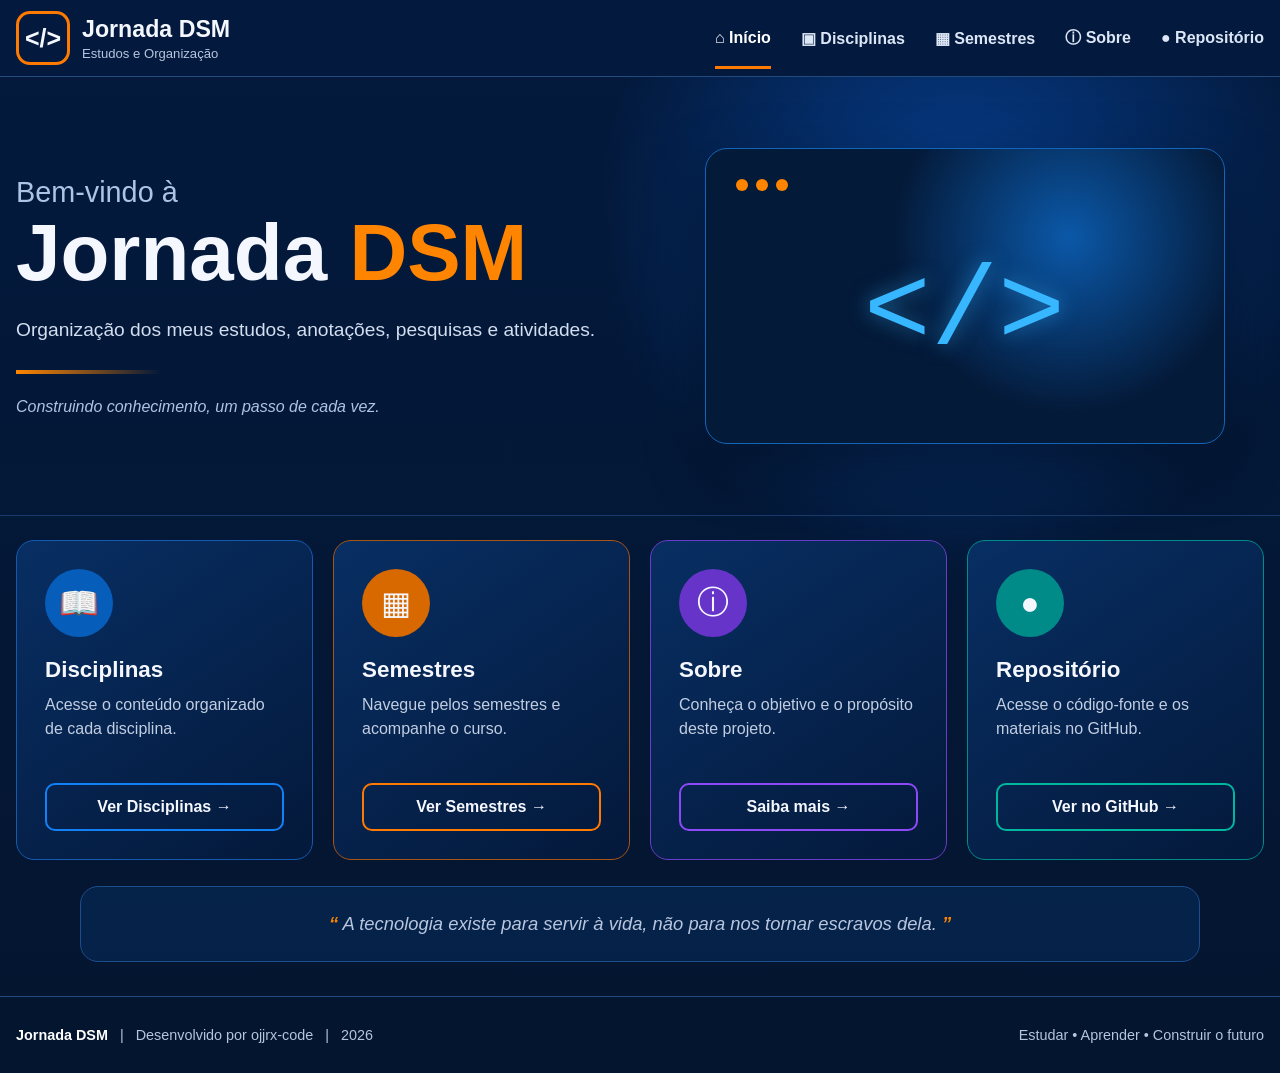
<file: index.html>
<!-- Arquivo: docs/index.html -->

<!DOCTYPE html>
<html lang="pt-BR">
<head>
    <meta charset="UTF-8">
    <meta name="viewport" content="width=device-width, initial-scale=1.0">

    <title>Jornada DSM</title>

    <link rel="stylesheet" href="css/style.css">
</head>

<body>

    <header>
        <div class="container topo">
            <a class="marca" href="index.html">
                <div class="marca-icone">&lt;/&gt;</div>

                <div>
                    <h1>Jornada DSM</h1>
                    <p>Estudos e Organização</p>
                </div>
            </a>

            <nav aria-label="Navegação principal">
                <ul>
                    <li><a class="ativo" href="index.html" aria-current="page">⌂ Início</a></li>
                    <li><a href="disciplinas.html">▣ Disciplinas</a></li>
                    <li><a href="semestres.html">▦ Semestres</a></li>
                    <li><a href="sobre.html">ⓘ Sobre</a></li>
                    <li>
                        <a href="https://github.com/ojjrx-code/jornada-dsm">
                            ● Repositório
                        </a>
                    </li>
                </ul>
            </nav>
        </div>
    </header>

    <main>

        <section class="hero">
            <div class="container hero-conteudo">

                <div class="hero-texto">
                    <p class="introducao">Bem-vindo à</p>

                    <h2>
                        Jornada <span class="destaque">DSM</span>
                    </h2>

                    <p class="hero-descricao">
                        Organização dos meus estudos, anotações,
                        pesquisas e atividades.
                    </p>

                    <hr class="linha">

                    <p class="hero-frase">
                        Construindo conhecimento, um passo de cada vez.
                    </p>
                </div>

                <div class="hero-visual">
                    <div class="codigo-visual">
                        <div class="codigo-topo">
                            <span></span>
                            <span></span>
                            <span></span>
                        </div>

                        <div class="codigo-simbolo">
                            &lt;/&gt;
                        </div>
                    </div>
                </div>

            </div>
        </section>

        <section class="atalhos">
            <div class="container grade-atalhos">

                <article class="card" id="disciplinas">
                    <div class="card-icone">📖</div>

                    <h3>Disciplinas</h3>

                    <p>
                        Acesse o conteúdo organizado de cada disciplina.
                    </p>

                    <a class="botao" href="disciplinas.html">
                        Ver Disciplinas →
                    </a>
                </article>

                <article class="card" id="semestres">
                    <div class="card-icone">▦</div>

                    <h3>Semestres</h3>

                    <p>
                        Navegue pelos semestres e acompanhe o curso.
                    </p>

                    <a class="botao" href="semestres.html">
                        Ver Semestres →
                    </a>
                </article>

                <article class="card" id="sobre">
                    <div class="card-icone">ⓘ</div>

                    <h3>Sobre</h3>

                    <p>
                        Conheça o objetivo e o propósito deste projeto.
                    </p>

                    <a class="botao" href="sobre.html">
                        Saiba mais →
                    </a>
                </article>

                <article class="card">
                    <div class="card-icone">●</div>

                    <h3>Repositório</h3>

                    <p>
                        Acesse o código-fonte e os materiais no GitHub.
                    </p>

                    <a
                        class="botao"
                        href="https://github.com/ojjrx-code/jornada-dsm"
                    >
                        Ver no GitHub →
                    </a>
                </article>

            </div>
        </section>

        <section class="citacao">
            <div class="container">
                <blockquote>
                    <strong>“</strong>
                    A tecnologia existe para servir à vida,
                    não para nos tornar escravos dela.
                    <strong>”</strong>
                </blockquote>
            </div>
        </section>

    </main>

    <footer>
        <div class="container rodape">
            <p>
                <span class="rodape-marca">Jornada DSM</span>
                &nbsp; | &nbsp;
                Desenvolvido por ojjrx-code
                &nbsp; | &nbsp;
                2026
            </p>

            <p>Estudar • Aprender • Construir o futuro</p>
        </div>
    </footer>

</body>
</html>
</file>
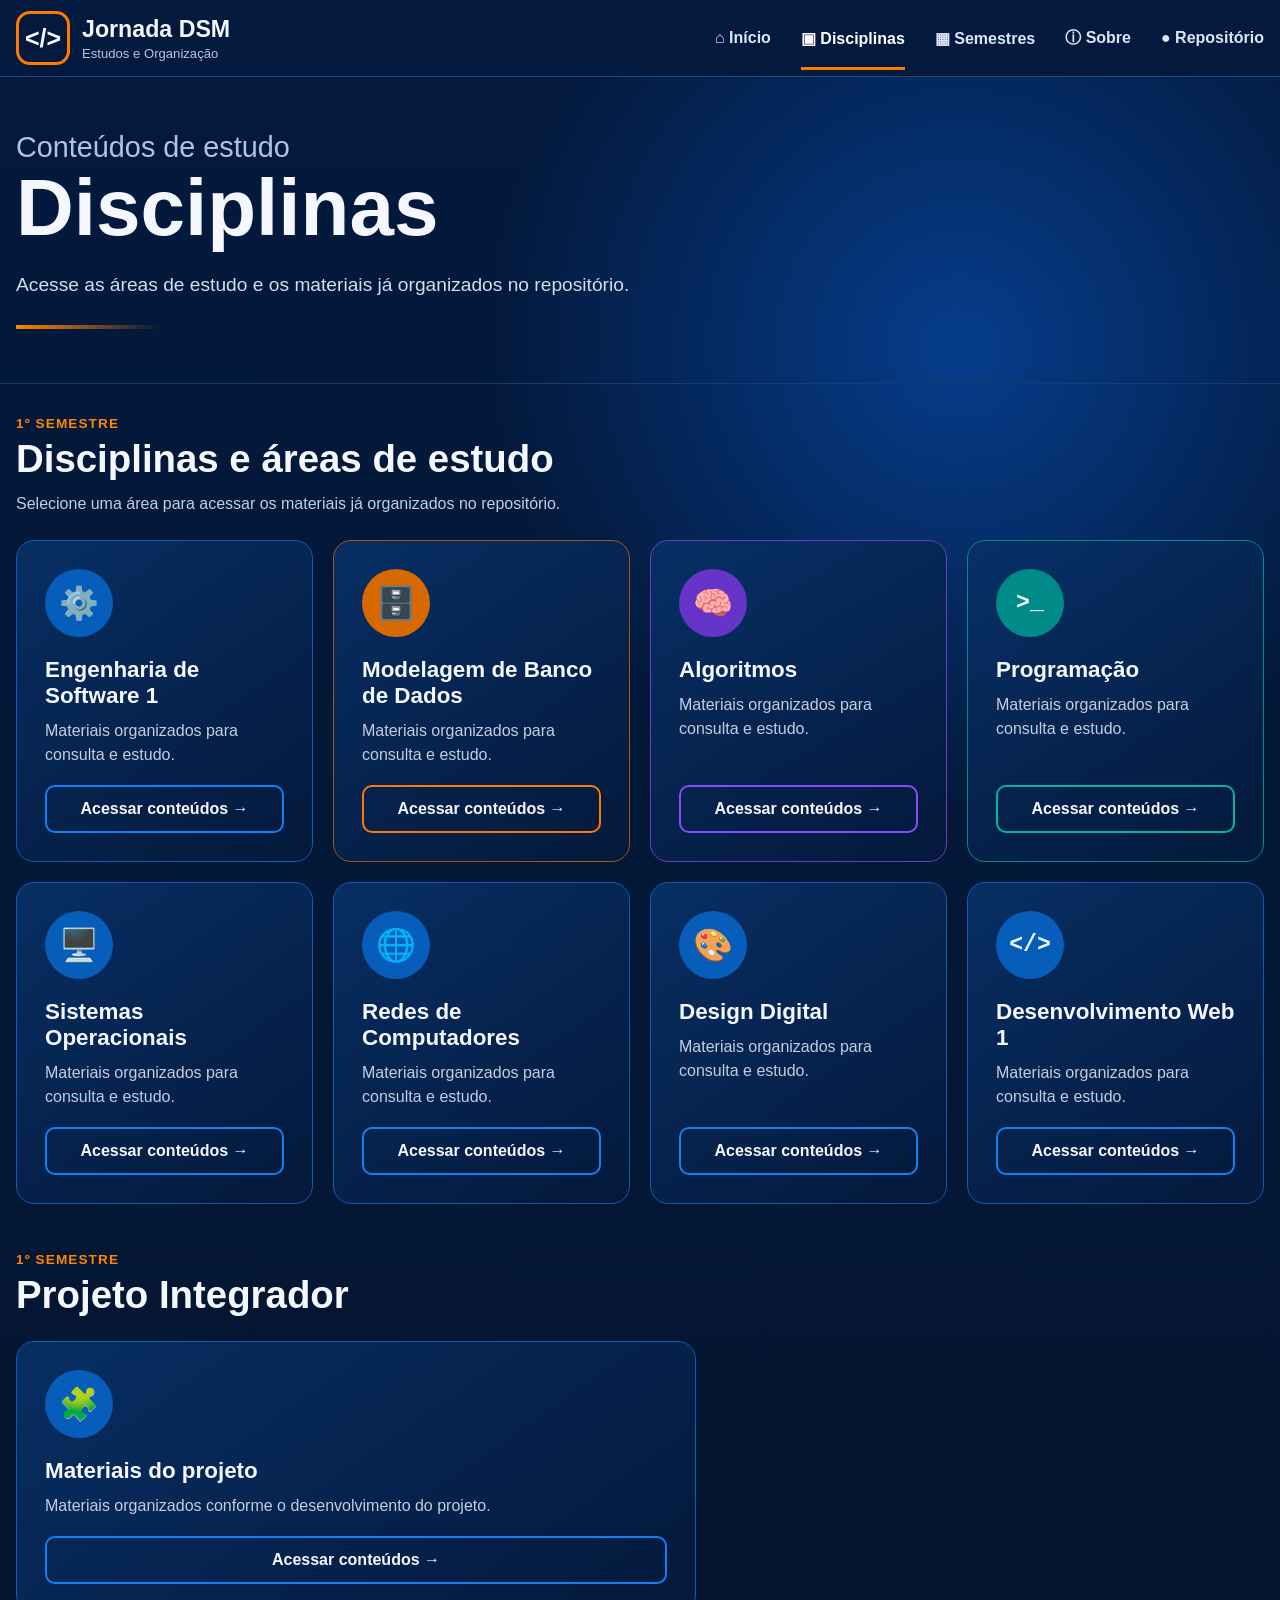
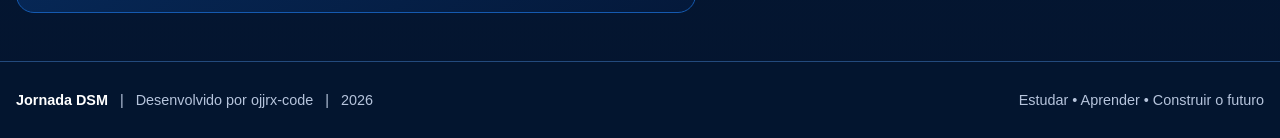
<file: disciplinas.html>
<!-- Arquivo: docs/disciplinas.html -->

<!DOCTYPE html>
<html lang="pt-BR">
<head>
    <meta charset="UTF-8">
    <meta name="viewport" content="width=device-width, initial-scale=1.0">

    <title>Disciplinas | Jornada DSM</title>

    <link rel="stylesheet" href="css/style.css">
</head>

<body class="pagina-interna">

    <header>
        <div class="container topo">
            <a class="marca" href="index.html">
                <div class="marca-icone">&lt;/&gt;</div>

                <div>
                    <h1>Jornada DSM</h1>
                    <p>Estudos e Organização</p>
                </div>
            </a>

            <nav aria-label="Navegação principal">
                <ul>
                    <li><a href="index.html">⌂ Início</a></li>
                    <li><a class="ativo" href="disciplinas.html" aria-current="page">▣ Disciplinas</a></li>
                    <li><a href="semestres.html">▦ Semestres</a></li>
                    <li><a href="sobre.html">ⓘ Sobre</a></li>
                    <li>
                        <a href="https://github.com/ojjrx-code/jornada-dsm">
                            ● Repositório
                        </a>
                    </li>
                </ul>
            </nav>
        </div>
    </header>

    <main>

        <section class="hero hero-pagina">
            <div class="container hero-texto">
                <p class="introducao">Conteúdos de estudo</p>

                <h2>Disciplinas</h2>

                <p class="hero-descricao">
                    Acesse as áreas de estudo e os materiais já organizados
                    no repositório.
                </p>

                <hr class="linha">
            </div>
        </section>

        <section
            class="conteudo-pagina"
            id="primeiro-semestre"
            aria-labelledby="primeiro-semestre-titulo"
        >
            <div class="container">
                <div class="secao-cabecalho">
                    <p class="secao-etiqueta">1º semestre</p>
                    <h2 id="primeiro-semestre-titulo">
                        Disciplinas e áreas de estudo
                    </h2>
                    <p>
                        Selecione uma área para acessar os materiais já
                        organizados no repositório.
                    </p>
                </div>

                <div class="grade-conteudo">
                    <article class="card card-conteudo">
                        <div class="card-icone" aria-hidden="true">⚙️</div>

                        <h3>Engenharia de Software 1</h3>

                        <p>Materiais organizados para consulta e estudo.</p>

                        <ul class="lista-conteudos">
                            <li>
                                <a class="botao" href="https://github.com/ojjrx-code/jornada-dsm/blob/main/1-semestre/2-5-engenharia-software-1/README.md">
                                    Acessar conteúdos →
                                </a>
                            </li>
                        </ul>
                    </article>

                    <article class="card card-conteudo">
                        <div class="card-icone" aria-hidden="true">🗄️</div>

                        <h3>Modelagem de Banco de Dados</h3>

                        <p>Materiais organizados para consulta e estudo.</p>

                        <ul class="lista-conteudos">
                            <li>
                                <a class="botao" href="https://github.com/ojjrx-code/jornada-dsm/blob/main/1-semestre/2-modelagem-banco-dados/README.md">
                                    Acessar conteúdos →
                                </a>
                            </li>
                        </ul>
                    </article>

                    <article class="card card-conteudo">
                        <div class="card-icone" aria-hidden="true">🧠</div>

                        <h3>Algoritmos</h3>

                        <p>Materiais organizados para consulta e estudo.</p>

                        <ul class="lista-conteudos">
                            <li>
                                <a class="botao" href="https://github.com/ojjrx-code/jornada-dsm/blob/main/1-semestre/3-algoritmo-e-programacao/README.md">
                                    Acessar conteúdos →
                                </a>
                            </li>
                        </ul>
                    </article>

                    <article class="card card-conteudo">
                        <div class="card-icone card-icone-codigo" aria-hidden="true">
                            &gt;_
                        </div>

                        <h3>Programação</h3>

                        <p>Materiais organizados para consulta e estudo.</p>

                        <ul class="lista-conteudos">
                            <li>
                                <a class="botao" href="https://github.com/ojjrx-code/jornada-dsm/blob/main/1-semestre/3-algoritmo-e-programacao/README.md">
                                    Acessar conteúdos →
                                </a>
                            </li>
                        </ul>
                    </article>

                    <article class="card card-conteudo">
                        <div class="card-icone" aria-hidden="true">🖥️</div>

                        <h3>Sistemas Operacionais</h3>

                        <p>Materiais organizados para consulta e estudo.</p>

                        <ul class="lista-conteudos">
                            <li>
                                <a class="botao" href="https://github.com/ojjrx-code/jornada-dsm/blob/main/1-semestre/4-sistemas-operacionais-redes/README.md">
                                    Acessar conteúdos →
                                </a>
                            </li>
                        </ul>
                    </article>

                    <article class="card card-conteudo">
                        <div class="card-icone" aria-hidden="true">🌐</div>

                        <h3>Redes de Computadores</h3>

                        <p>Materiais organizados para consulta e estudo.</p>

                        <ul class="lista-conteudos">
                            <li>
                                <a class="botao" href="https://github.com/ojjrx-code/jornada-dsm/blob/main/1-semestre/4-sistemas-operacionais-redes/README.md">
                                    Acessar conteúdos →
                                </a>
                            </li>
                        </ul>
                    </article>

                    <article class="card card-conteudo">
                        <div class="card-icone" aria-hidden="true">🎨</div>

                        <h3>Design Digital</h3>

                        <p>Materiais organizados para consulta e estudo.</p>

                        <ul class="lista-conteudos">
                            <li>
                                <a class="botao" href="https://github.com/ojjrx-code/jornada-dsm/blob/main/1-semestre/5-design-digital/README.md">
                                    Acessar conteúdos →
                                </a>
                            </li>
                        </ul>
                    </article>

                    <article class="card card-conteudo">
                        <div class="card-icone card-icone-codigo" aria-hidden="true">
                            &lt;/&gt;
                        </div>

                        <h3>Desenvolvimento Web 1</h3>

                        <p>Materiais organizados para consulta e estudo.</p>

                        <ul class="lista-conteudos">
                            <li>
                                <a class="botao" href="https://github.com/ojjrx-code/jornada-dsm/blob/main/1-semestre/6-desenvolvimento-web-1/README.md">
                                    Acessar conteúdos →
                                </a>
                            </li>
                        </ul>
                    </article>
                </div>
            </div>
        </section>

        <section
            class="conteudo-pagina"
            aria-labelledby="projeto-integrador"
        >
            <div class="container">
                <div class="secao-cabecalho">
                    <p class="secao-etiqueta">1º semestre</p>
                    <h2 id="projeto-integrador">Projeto Integrador</h2>
                </div>

                <div class="grade-conteudo grade-conteudo-reduzida">
                    <article class="card card-conteudo">
                        <div class="card-icone" aria-hidden="true">🧩</div>

                        <h3>Materiais do projeto</h3>

                        <p>
                            Materiais organizados conforme o desenvolvimento
                            do projeto.
                        </p>

                        <ul class="lista-conteudos">
                            <li>
                                <a class="botao" href="https://github.com/ojjrx-code/jornada-dsm/blob/main/1-semestre/projeto-integrador/README.md">
                                    Acessar conteúdos →
                                </a>
                            </li>
                        </ul>
                    </article>
                </div>
            </div>
        </section>

    </main>

    <footer>
        <div class="container rodape">
            <p>
                <span class="rodape-marca">Jornada DSM</span>
                &nbsp; | &nbsp;
                Desenvolvido por ojjrx-code
                &nbsp; | &nbsp;
                2026
            </p>

            <p>Estudar • Aprender • Construir o futuro</p>
        </div>
    </footer>

</body>
</html>
</file>
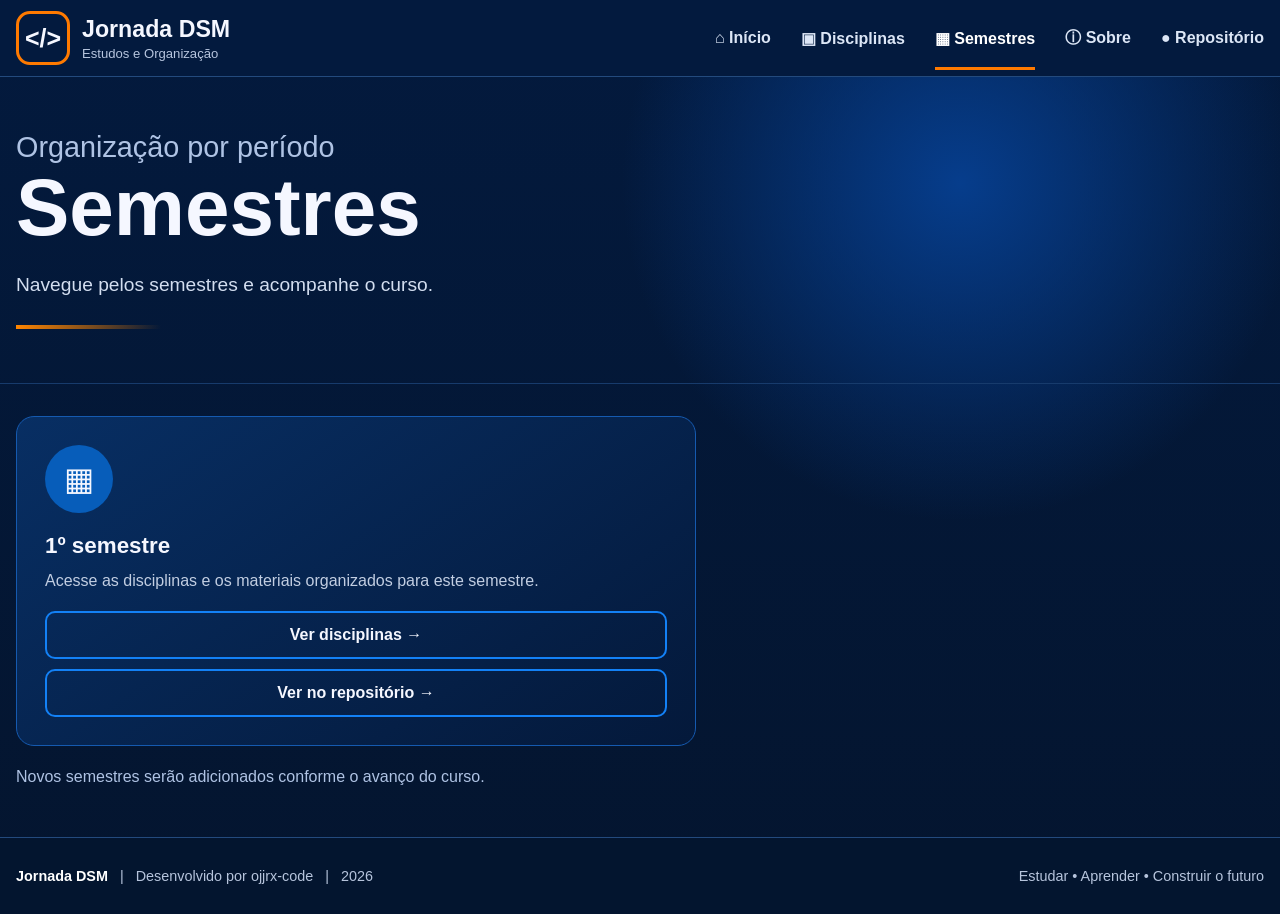
<file: semestres.html>
<!-- Arquivo: docs/semestres.html -->

<!DOCTYPE html>
<html lang="pt-BR">
<head>
    <meta charset="UTF-8">
    <meta name="viewport" content="width=device-width, initial-scale=1.0">

    <title>Semestres | Jornada DSM</title>

    <link rel="stylesheet" href="css/style.css">
</head>

<body class="pagina-interna">

    <header>
        <div class="container topo">
            <a class="marca" href="index.html">
                <div class="marca-icone">&lt;/&gt;</div>

                <div>
                    <h1>Jornada DSM</h1>
                    <p>Estudos e Organização</p>
                </div>
            </a>

            <nav aria-label="Navegação principal">
                <ul>
                    <li><a href="index.html">⌂ Início</a></li>
                    <li><a href="disciplinas.html">▣ Disciplinas</a></li>
                    <li><a class="ativo" href="semestres.html" aria-current="page">▦ Semestres</a></li>
                    <li><a href="sobre.html">ⓘ Sobre</a></li>
                    <li>
                        <a href="https://github.com/ojjrx-code/jornada-dsm">
                            ● Repositório
                        </a>
                    </li>
                </ul>
            </nav>
        </div>
    </header>

    <main>

        <section class="hero hero-pagina">
            <div class="container hero-texto">
                <p class="introducao">Organização por período</p>

                <h2>Semestres</h2>

                <p class="hero-descricao">
                    Navegue pelos semestres e acompanhe o curso.
                </p>

                <hr class="linha">
            </div>
        </section>

        <section class="conteudo-pagina">
            <div class="container">
                <div class="grade-conteudo grade-conteudo-reduzida">
                    <article class="card card-conteudo card-semestre">
                        <div class="card-icone" aria-hidden="true">▦</div>

                        <h3>1º semestre</h3>

                        <p>
                            Acesse as disciplinas e os materiais organizados
                            para este semestre.
                        </p>

                        <a
                            class="botao"
                            href="disciplinas.html#primeiro-semestre"
                        >
                            Ver disciplinas →
                        </a>

                        <a
                            class="botao"
                            href="https://github.com/ojjrx-code/jornada-dsm/tree/main/1-semestre"
                        >
                            Ver no repositório →
                        </a>
                    </article>
                </div>

                <p class="nota-expansao">
                    Novos semestres serão adicionados conforme o avanço do curso.
                </p>
            </div>
        </section>

    </main>

    <footer>
        <div class="container rodape">
            <p>
                <span class="rodape-marca">Jornada DSM</span>
                &nbsp; | &nbsp;
                Desenvolvido por ojjrx-code
                &nbsp; | &nbsp;
                2026
            </p>

            <p>Estudar • Aprender • Construir o futuro</p>
        </div>
    </footer>

</body>
</html>
</file>
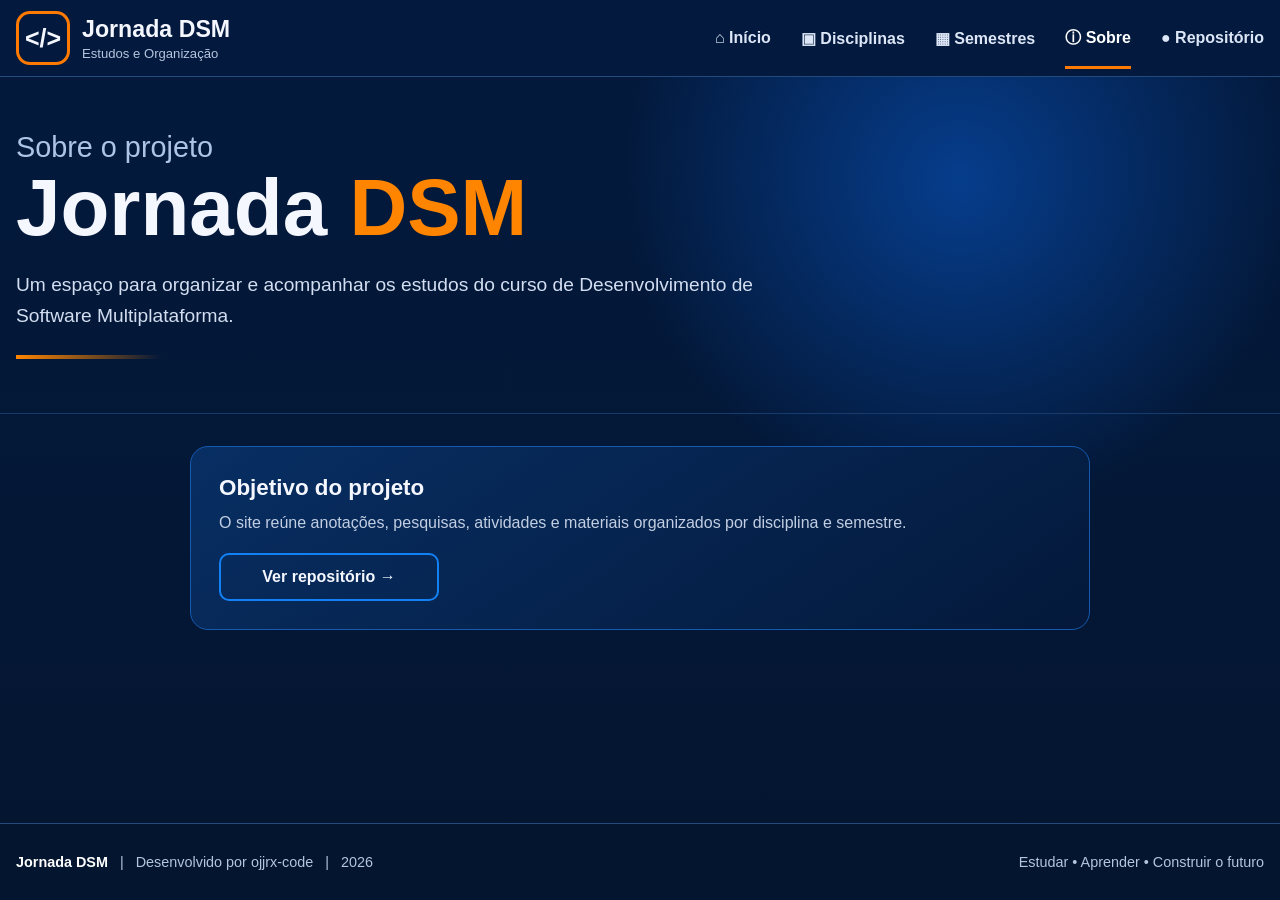
<file: sobre.html>
<!-- Arquivo: docs/sobre.html -->

<!DOCTYPE html>
<html lang="pt-BR">
<head>
    <meta charset="UTF-8">
    <meta name="viewport" content="width=device-width, initial-scale=1.0">

    <title>Sobre | Jornada DSM</title>

    <link rel="stylesheet" href="css/style.css">
</head>

<body class="pagina-interna">

    <header>
        <div class="container topo">
            <a class="marca" href="index.html">
                <div class="marca-icone">&lt;/&gt;</div>

                <div>
                    <h1>Jornada DSM</h1>
                    <p>Estudos e Organização</p>
                </div>
            </a>

            <nav aria-label="Navegação principal">
                <ul>
                    <li><a href="index.html">⌂ Início</a></li>
                    <li><a href="disciplinas.html">▣ Disciplinas</a></li>
                    <li><a href="semestres.html">▦ Semestres</a></li>
                    <li><a class="ativo" href="sobre.html" aria-current="page">ⓘ Sobre</a></li>
                    <li>
                        <a href="https://github.com/ojjrx-code/jornada-dsm">
                            ● Repositório
                        </a>
                    </li>
                </ul>
            </nav>
        </div>
    </header>

    <main>

        <section class="hero hero-pagina">
            <div class="container hero-texto">
                <p class="introducao">Sobre o projeto</p>

                <h2>
                    Jornada <span class="destaque">DSM</span>
                </h2>

                <p class="hero-descricao">
                    Um espaço para organizar e acompanhar os estudos do curso
                    de Desenvolvimento de Software Multiplataforma.
                </p>

                <hr class="linha">
            </div>
        </section>

        <section class="conteudo-pagina">
            <div class="container sobre-conteudo">
                <article class="card card-conteudo">
                    <h3>Objetivo do projeto</h3>

                    <p>
                        O site reúne anotações, pesquisas, atividades e materiais
                        organizados por disciplina e semestre.
                    </p>

                    <a class="botao" href="https://github.com/ojjrx-code/jornada-dsm">
                        Ver repositório →
                    </a>
                </article>
            </div>
        </section>

    </main>

    <footer>
        <div class="container rodape">
            <p>
                <span class="rodape-marca">Jornada DSM</span>
                &nbsp; | &nbsp;
                Desenvolvido por ojjrx-code
                &nbsp; | &nbsp;
                2026
            </p>

            <p>Estudar • Aprender • Construir o futuro</p>
        </div>
    </footer>

</body>
</html>
</file>
<file: css/style.css>
* {
    box-sizing: border-box;
    margin: 0;
    padding: 0;
}

body {
    min-height: 100vh;
    font-family: Arial, Helvetica, sans-serif;
    color: #F5F7FF;
    background:
        radial-gradient(circle at 75% 20%, #063D8C 0%, transparent 28%),
        linear-gradient(180deg, #031A3E 0%, #04152F 100%);
}

body.pagina-interna {
    display: flex;
    flex-direction: column;
}

.pagina-interna main {
    flex: 1;
}

a {
    color: inherit;
    text-decoration: none;
}

.container {
    width: min(100% - 32px, 1380px);
    margin: 0 auto;
}

header {
    border-bottom: 1px solid #234A7D;
    background: #031A3E;
}

.topo {
    min-height: 76px;
    display: flex;
    align-items: center;
    justify-content: space-between;
    gap: 24px;
}

.marca {
    display: flex;
    align-items: center;
    gap: 12px;
}

.marca-icone {
    width: 54px;
    height: 54px;
    display: grid;
    place-items: center;
    border: 3px solid #FF7A00;
    border-radius: 14px;
    font-size: 25px;
    font-weight: bold;
}

.marca h1 {
    font-size: 1.45rem;
}

.marca p {
    margin-top: 3px;
    color: #B7C5DE;
    font-size: 0.82rem;
}

nav ul {
    display: flex;
    align-items: center;
    gap: 30px;
    list-style: none;
}

nav a {
    padding: 27px 0 20px;
    color: #DCE6F6;
    font-weight: bold;
    border-bottom: 3px solid transparent;
}

nav a:hover,
nav a.ativo {
    color: #FFFFFF;
    border-bottom-color: #FF7A00;
}

.hero {
    padding: 54px 0;
    border-bottom: 1px solid #173B6C;
}

.hero-conteudo {
    display: grid;
    grid-template-columns: 1fr 1fr;
    align-items: center;
    gap: 50px;
}

.hero-texto .introducao {
    margin-bottom: 4px;
    color: #AFC3E4;
    font-size: 1.8rem;
}

.hero-texto h2 {
    max-width: 600px;
    font-size: clamp(3rem, 7vw, 5rem);
    line-height: 1;
}

.destaque {
    color: #FF8500;
}

.hero-descricao {
    max-width: 580px;
    margin-top: 22px;
    color: #D3DEF0;
    font-size: 1.2rem;
    line-height: 1.6;
}

.linha {
    width: 145px;
    height: 4px;
    margin: 24px 0;
    border: 0;
    background: linear-gradient(90deg, #FF8500, transparent);
}

.hero-frase {
    color: #AFC3E4;
    font-size: 1rem;
    font-style: italic;
}

.hero-visual {
    min-height: 330px;
    display: grid;
    place-items: center;
}

.codigo-visual {
    width: min(100%, 520px);
    padding: 30px;
    border: 1px solid #1265B8;
    border-radius: 22px;
    background:
        radial-gradient(circle at 70% 30%, #0B58A8 0%, transparent 42%),
        #041A39;
    box-shadow: 0 20px 60px rgba(0, 0, 0, 0.35);
}

.codigo-topo {
    display: flex;
    gap: 8px;
    margin-bottom: 22px;
}

.codigo-topo span {
    width: 12px;
    height: 12px;
    border-radius: 50%;
    background: #FF8500;
}

.codigo-simbolo {
    display: grid;
    place-items: center;
    min-height: 200px;
    color: #37B7FF;
    font-family: Consolas, monospace;
    font-size: clamp(4rem, 9vw, 7rem);
    text-shadow: 0 0 20px rgba(55, 183, 255, 0.5);
}

.atalhos {
    padding: 24px 0 26px;
}

.grade-atalhos {
    display: grid;
    grid-template-columns: repeat(4, 1fr);
    gap: 20px;
}

.grade-atalhos .card {
    min-height: 270px;
}

.card {
    padding: 28px;
    border: 1px solid #155AB0;
    border-radius: 18px;
    background: linear-gradient(145deg, rgba(8, 49, 104, 0.9), rgba(4, 25, 59, 0.95));
}

.card:nth-child(2) {
    border-color: #A75414;
}

.card:nth-child(3) {
    border-color: #6B3CC8;
}

.card:nth-child(4) {
    border-color: #008C8B;
}

.card-icone {
    width: 68px;
    height: 68px;
    display: grid;
    place-items: center;
    margin-bottom: 20px;
    border-radius: 50%;
    background: #075DBA;
    font-size: 2rem;
}

.card:nth-child(2) .card-icone {
    background: #D86800;
}

.card:nth-child(3) .card-icone {
    background: #6634C8;
}

.card:nth-child(4) .card-icone {
    background: #008B88;
}

.card h3 {
    margin-bottom: 10px;
    font-size: 1.4rem;
}

.card p {
    color: #C2CEE2;
    line-height: 1.5;
}

.grade-atalhos .card p {
    min-height: 72px;
}

.botao {
    display: block;
    margin-top: 18px;
    padding: 13px 18px;
    border: 2px solid #1381F6;
    border-radius: 10px;
    text-align: center;
    font-weight: bold;
}

.card:nth-child(2) .botao {
    border-color: #FF7A00;
}

.card:nth-child(3) .botao {
    border-color: #8D49F7;
}

.card:nth-child(4) .botao {
    border-color: #00B69E;
}

.botao:hover {
    background: rgba(255, 255, 255, 0.07);
}

.citacao {
    padding: 0 0 34px;
}

blockquote {
    max-width: 1120px;
    margin: 0 auto;
    padding: 26px 30px;
    border: 1px solid #1C4E8D;
    border-radius: 18px;
    color: #B8C6DF;
    background: rgba(7, 40, 87, 0.65);
    text-align: center;
    font-size: 1.15rem;
    font-style: italic;
}

blockquote strong {
    color: #FF8500;
}

.hero-pagina .hero-descricao {
    max-width: 760px;
}

.hero-pagina .linha {
    margin-bottom: 0;
}

.conteudo-pagina {
    padding: 32px 0 48px;
}

.conteudo-pagina + .conteudo-pagina {
    padding-top: 0;
}

.secao-cabecalho {
    max-width: 760px;
    margin-bottom: 24px;
}

.secao-cabecalho h2 {
    margin-bottom: 10px;
    font-size: clamp(1.8rem, 4vw, 2.4rem);
}

.secao-cabecalho > p:last-child {
    color: #C2CEE2;
    line-height: 1.6;
}

.secao-etiqueta {
    margin-bottom: 6px;
    color: #FF8500;
    font-size: 0.85rem;
    font-weight: bold;
    letter-spacing: 0.08em;
    text-transform: uppercase;
}

.grade-conteudo {
    display: grid;
    grid-template-columns: repeat(auto-fit, minmax(min(100%, 280px), 1fr));
    gap: 20px;
}

.grade-conteudo-reduzida {
    max-width: 680px;
}

.card-conteudo {
    display: flex;
    flex-direction: column;
}

.card-icone-codigo {
    font-family: Consolas, monospace;
    font-size: 1.45rem;
    font-weight: bold;
}

.lista-conteudos {
    margin-top: auto;
    list-style: none;
}

.card-semestre .botao + .botao {
    margin-top: 10px;
}

.nota-expansao {
    max-width: 680px;
    margin-top: 18px;
    color: #AFC3E4;
    line-height: 1.6;
}

.sobre-conteudo {
    max-width: 900px;
}

.sobre-conteudo .botao {
    min-width: 220px;
    align-self: flex-start;
}

footer {
    border-top: 1px solid #234A7D;
    background: #03152F;
}

.rodape {
    min-height: 76px;
    display: flex;
    align-items: center;
    justify-content: space-between;
    gap: 20px;
    color: #B6C4DC;
    font-size: 0.9rem;
}

.rodape-marca {
    color: #FFFFFF;
    font-weight: bold;
}

@media (max-width: 900px) {
    .topo {
        padding: 16px 0;
        flex-direction: column;
        align-items: flex-start;
    }

    nav {
        width: 100%;
        overflow-x: auto;
    }

    nav ul {
        width: max-content;
        gap: 22px;
    }

    nav a {
        display: block;
        padding: 10px 0;
    }

    .hero {
        padding: 38px 0;
    }

    .hero-conteudo {
        grid-template-columns: 1fr;
    }

    .hero-texto .introducao {
        font-size: 1.35rem;
    }

    .hero-visual {
        min-height: auto;
    }

    .grade-atalhos {
        grid-template-columns: repeat(2, 1fr);
    }
}

@media (max-width: 600px) {
    .container {
        width: min(100% - 24px, 1380px);
    }

    .marca-icone {
        width: 46px;
        height: 46px;
    }

    .marca h1 {
        font-size: 1.15rem;
    }

    .hero-texto h2 {
        font-size: 3rem;
    }

    .hero-descricao {
        font-size: 1rem;
    }

    .codigo-visual {
        padding: 20px;
    }

    .grade-atalhos {
        grid-template-columns: 1fr;
    }

    .grade-atalhos .card,
    .grade-atalhos .card p {
        min-height: auto;
    }

    .conteudo-pagina {
        padding: 24px 0 38px;
    }

    .sobre-conteudo .botao {
        min-width: 0;
        align-self: stretch;
    }

    .rodape {
        padding: 20px 0;
        flex-direction: column;
        align-items: flex-start;
    }
}
</file>
